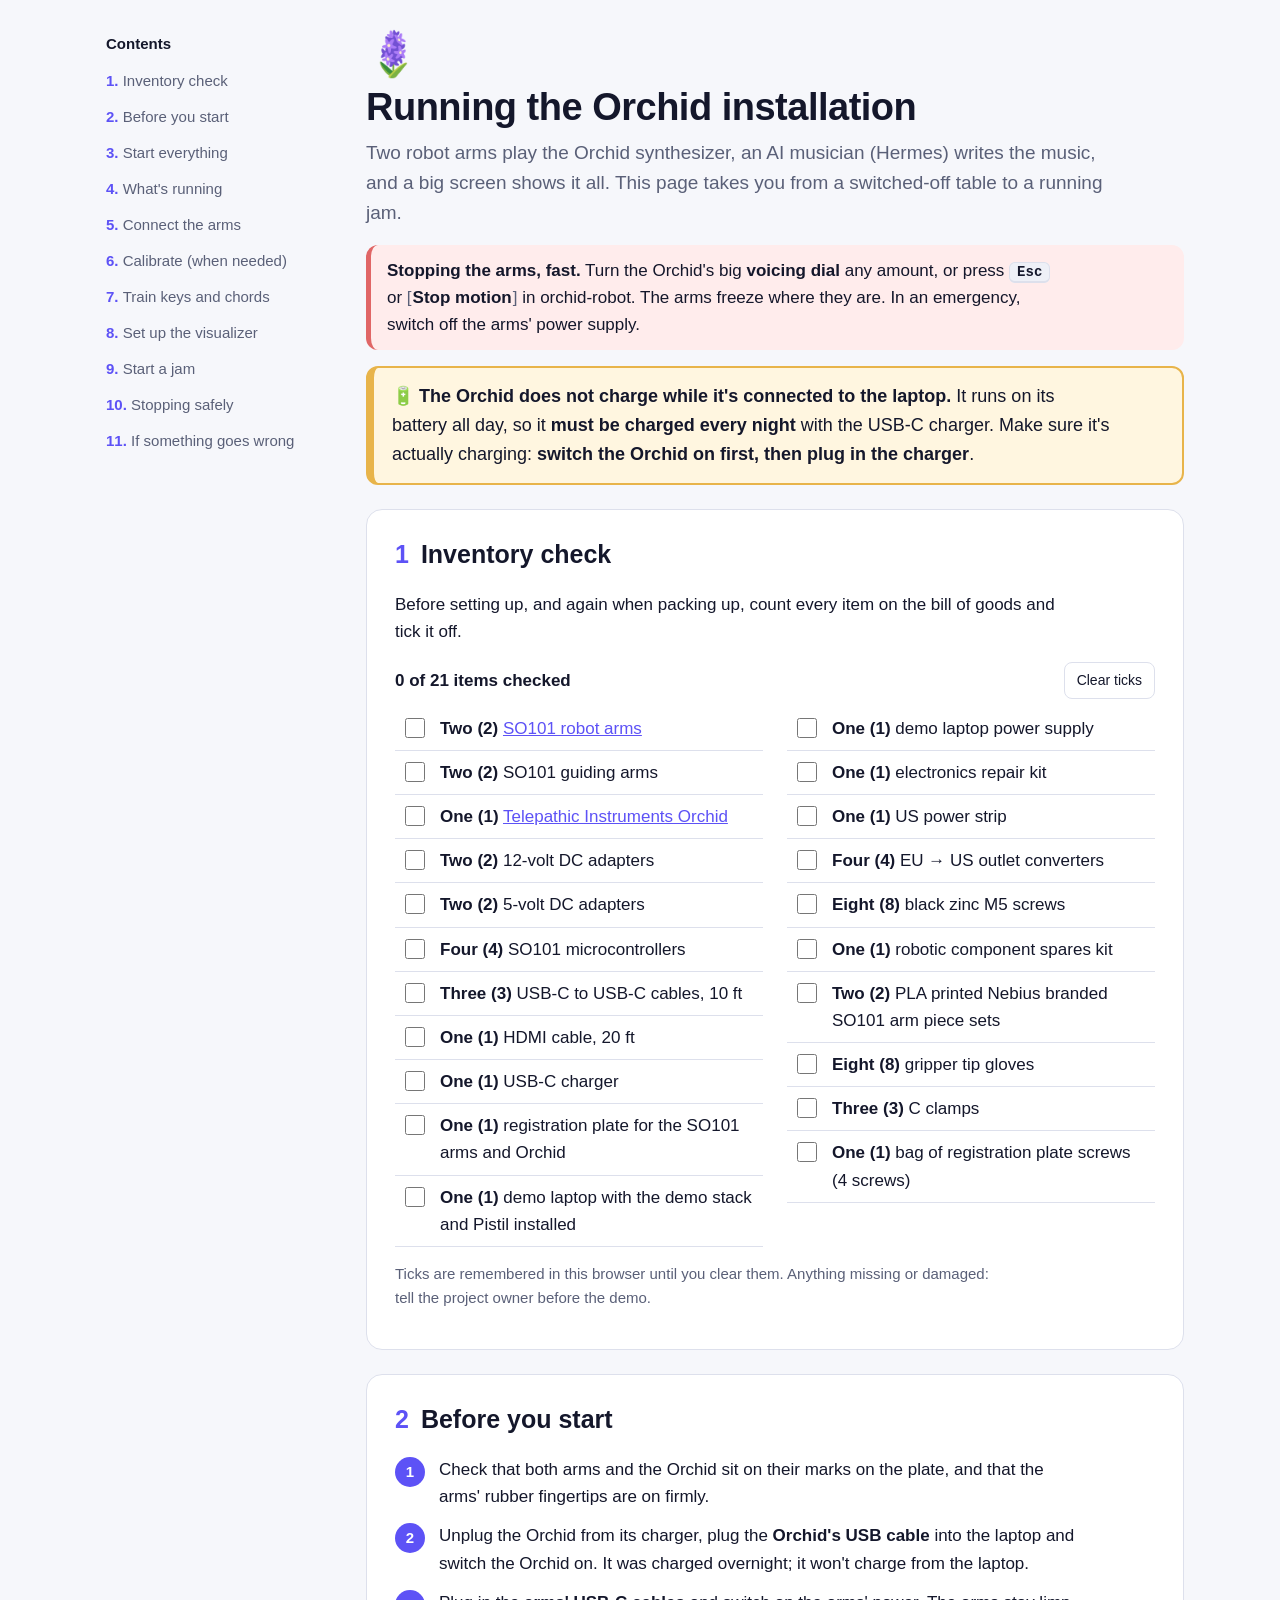
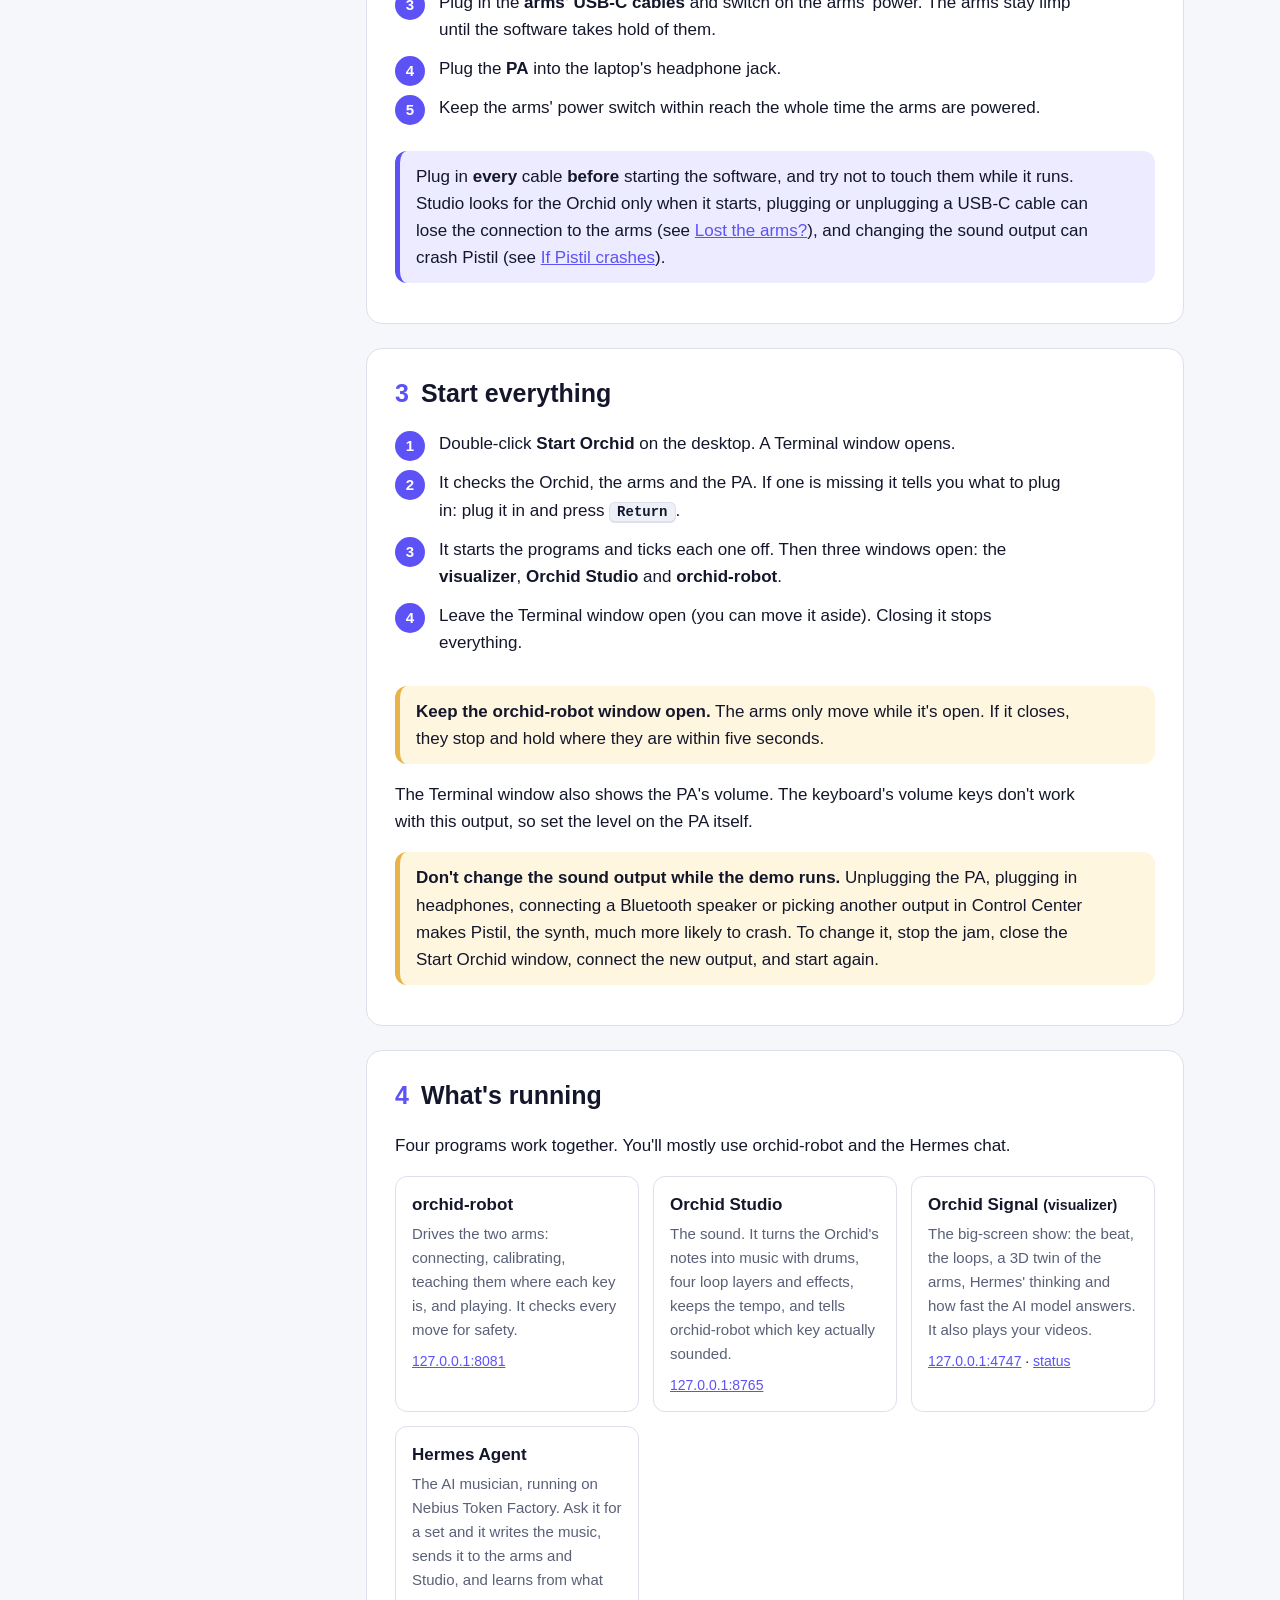
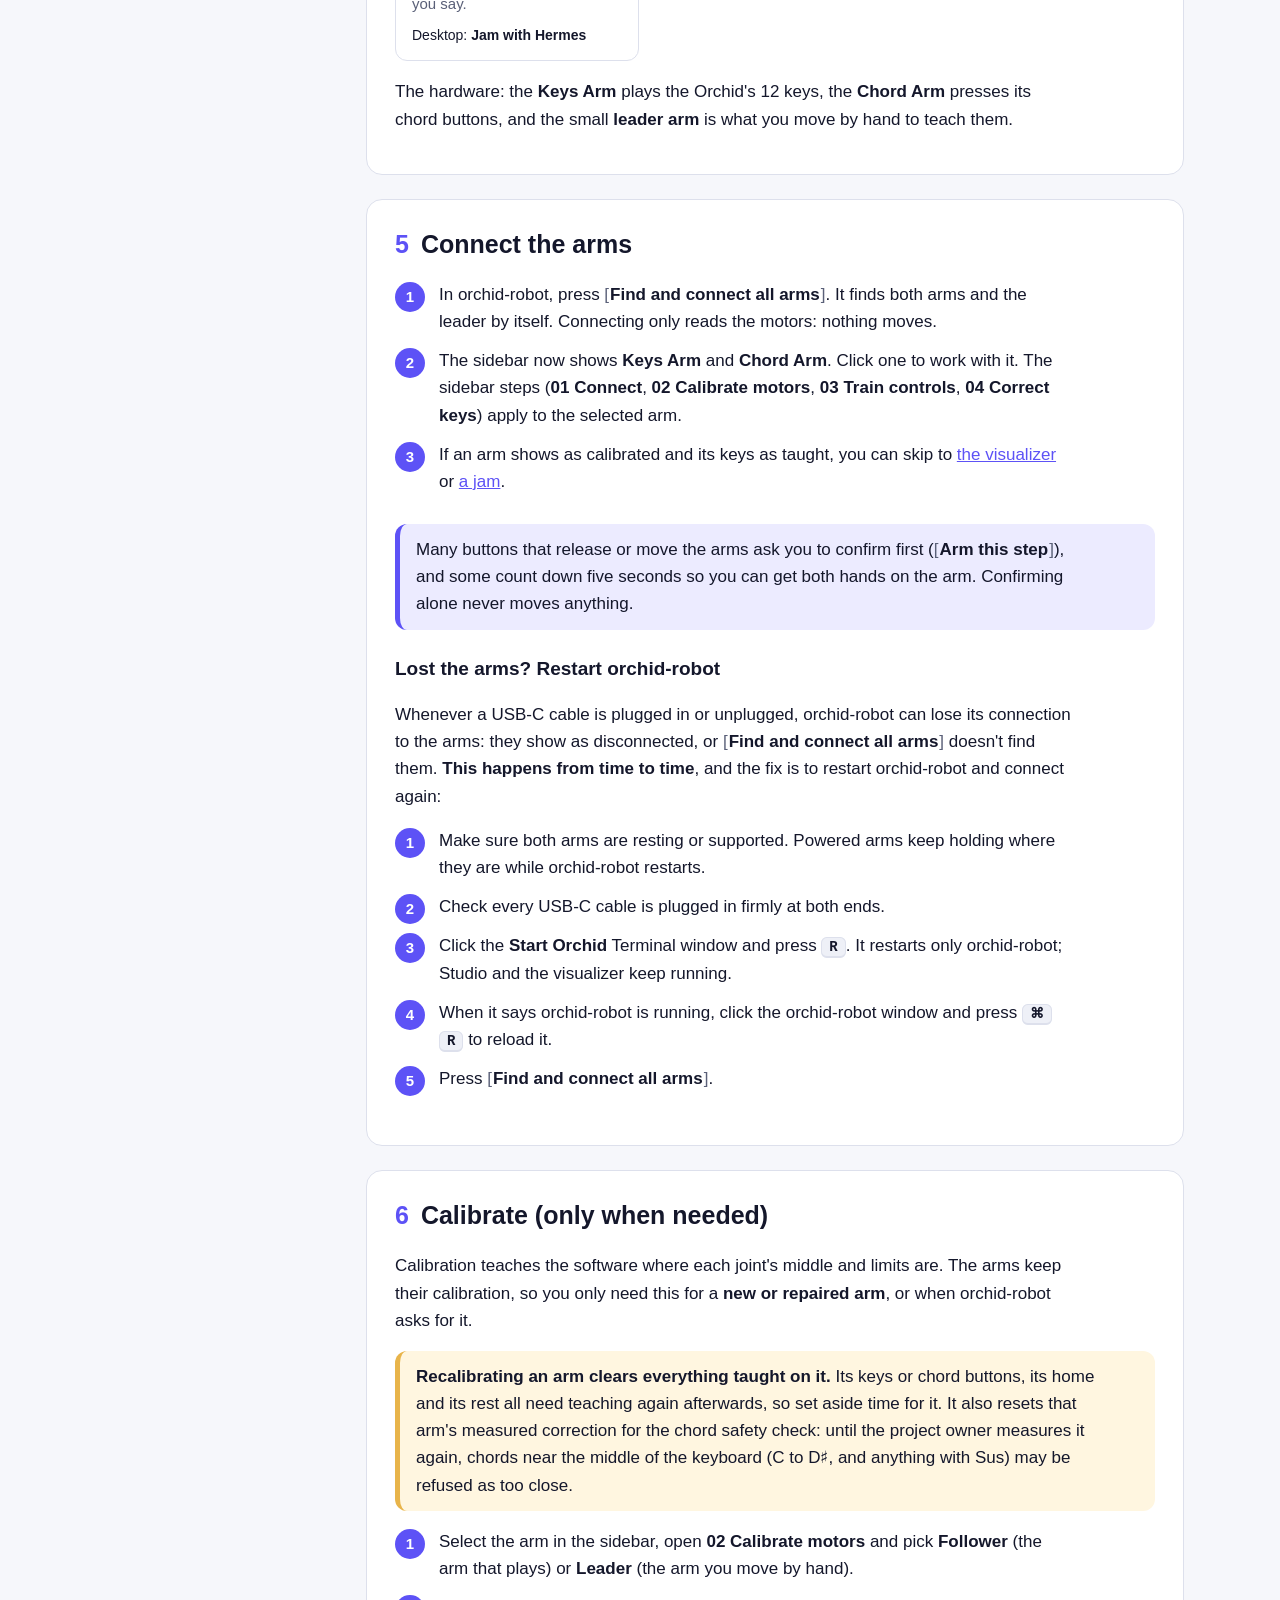
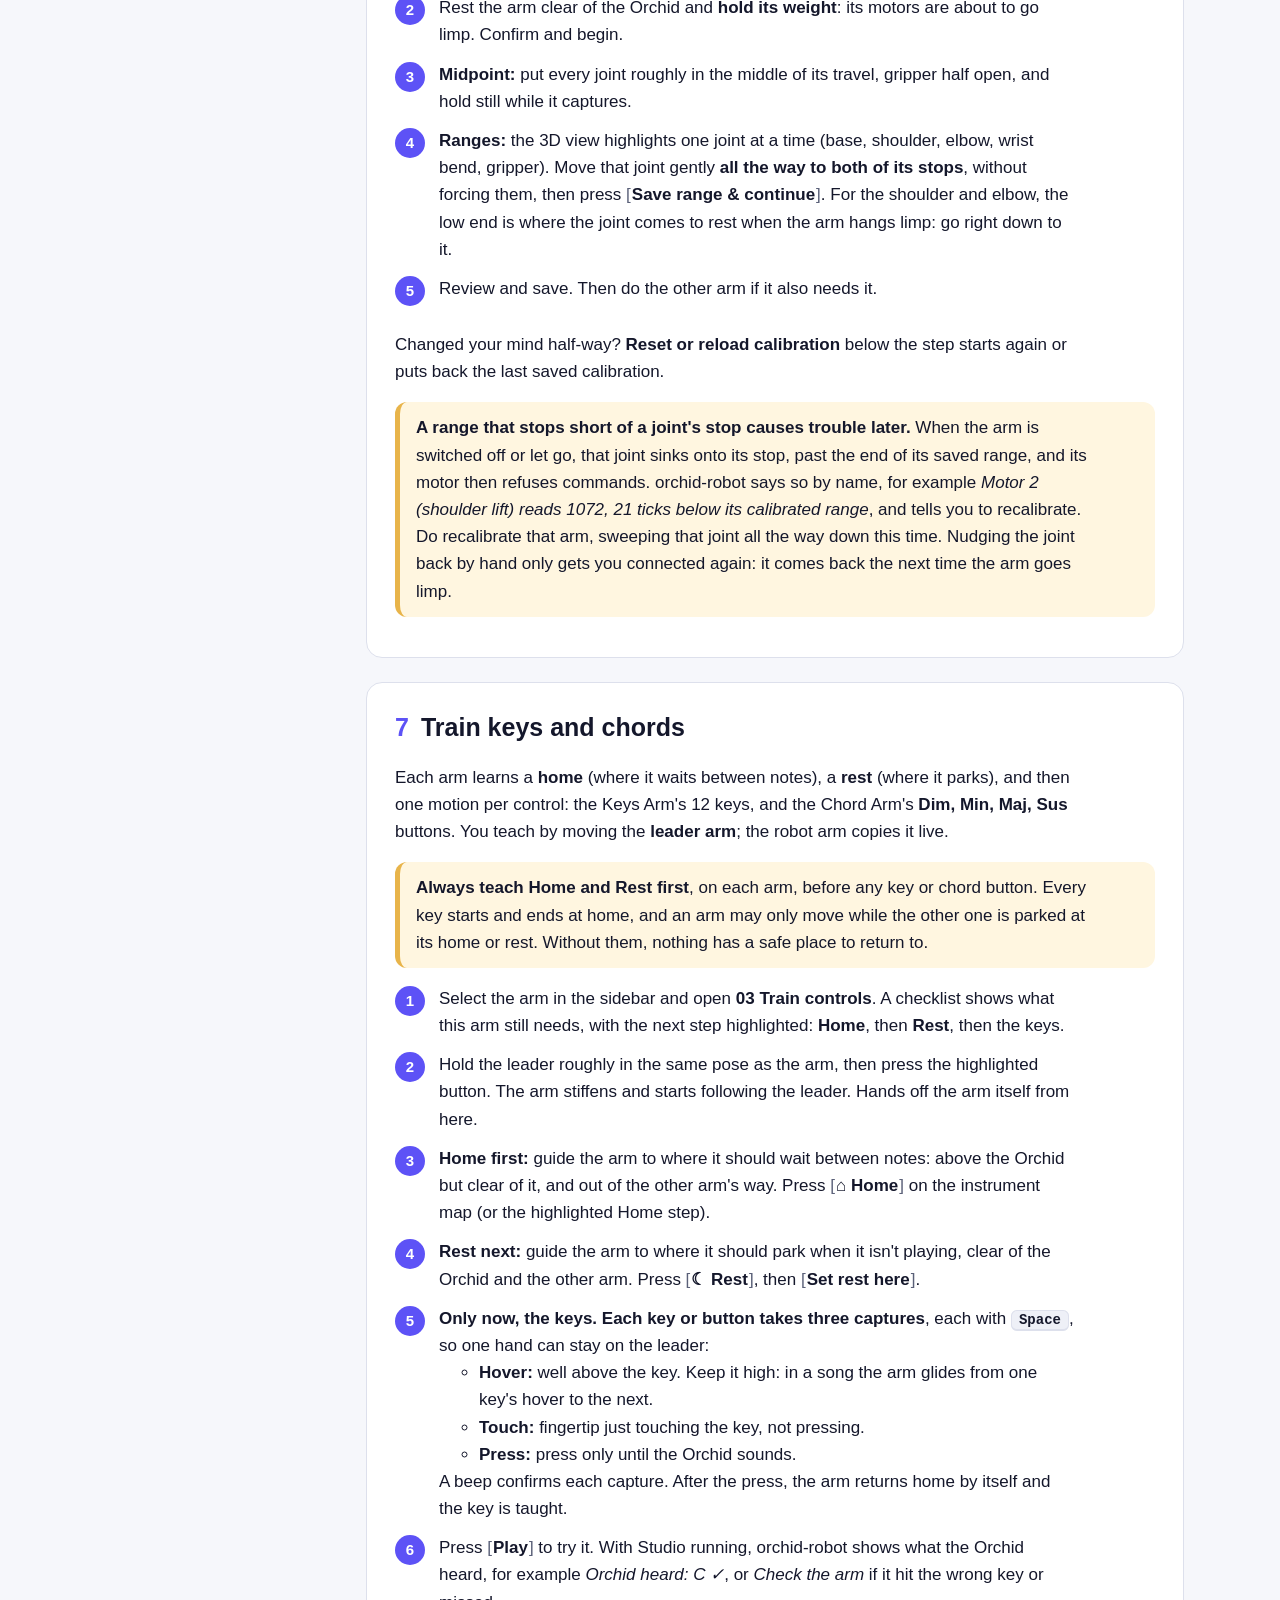
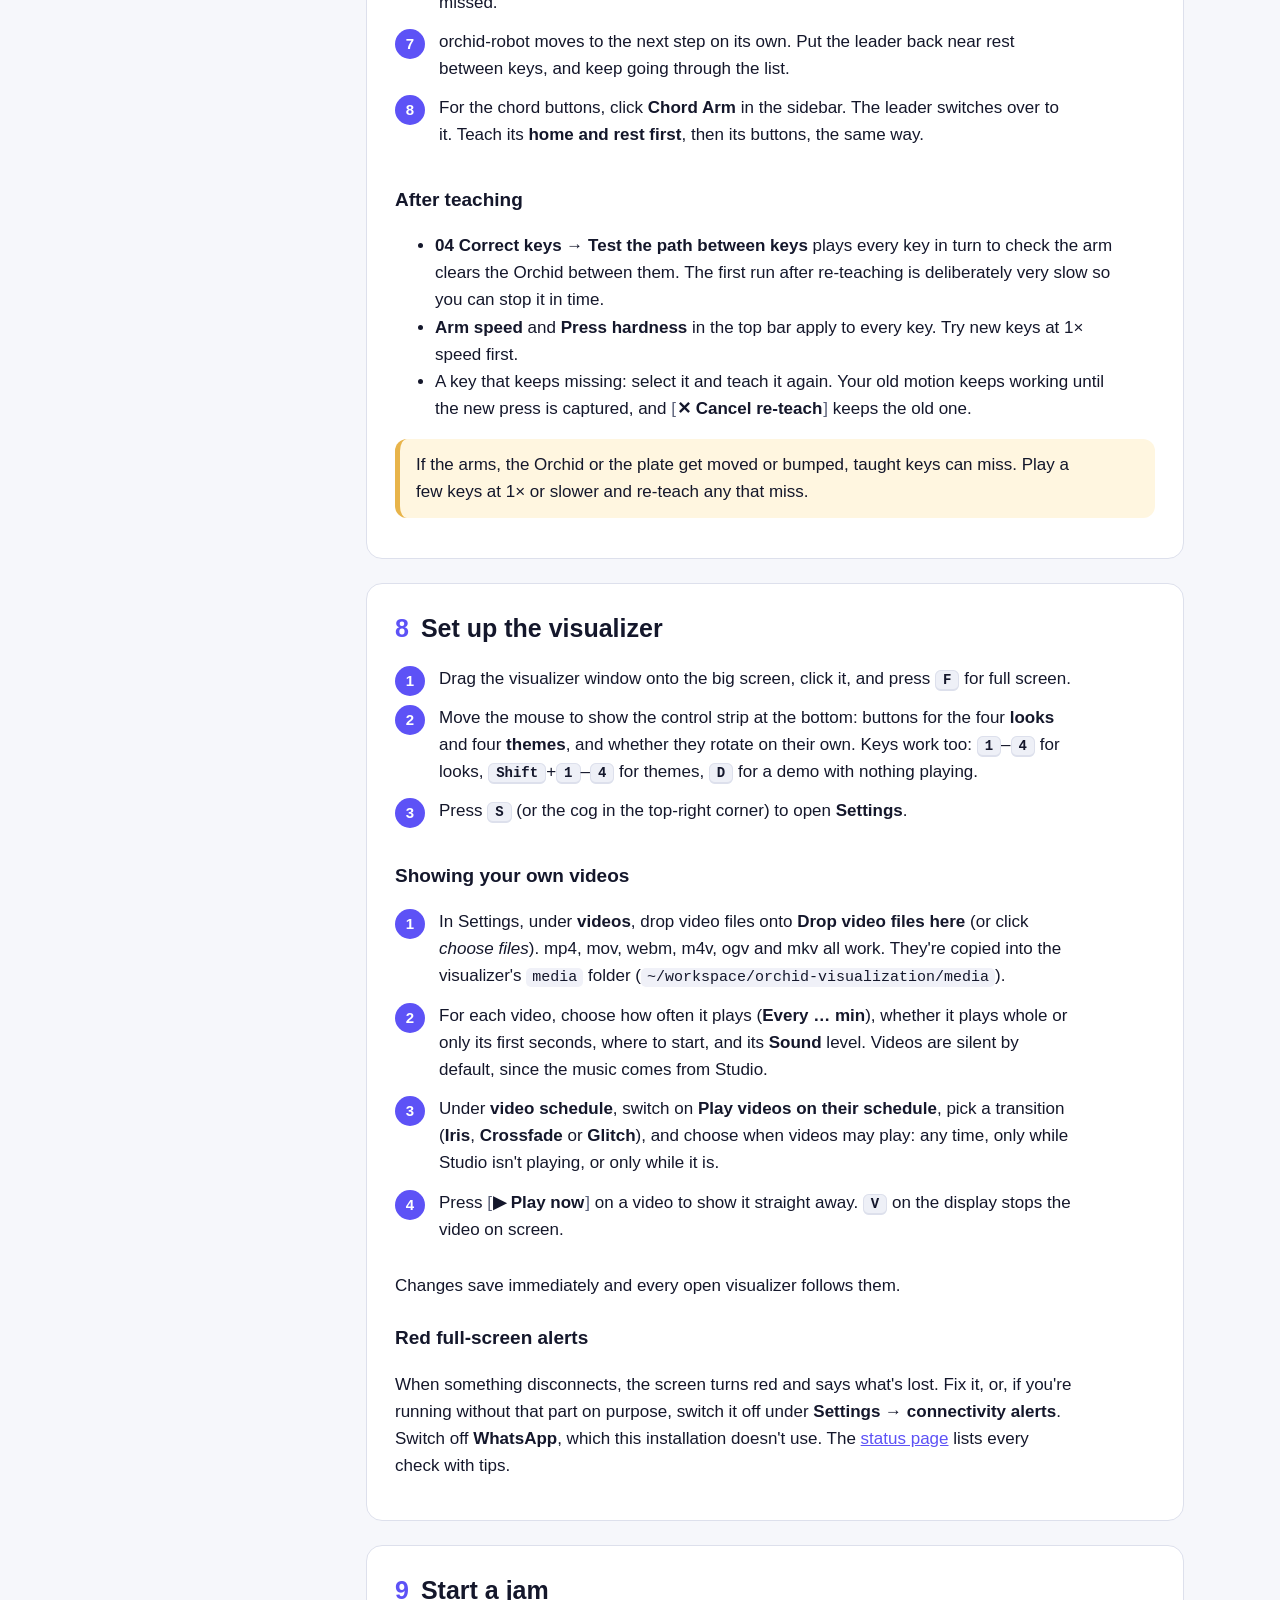
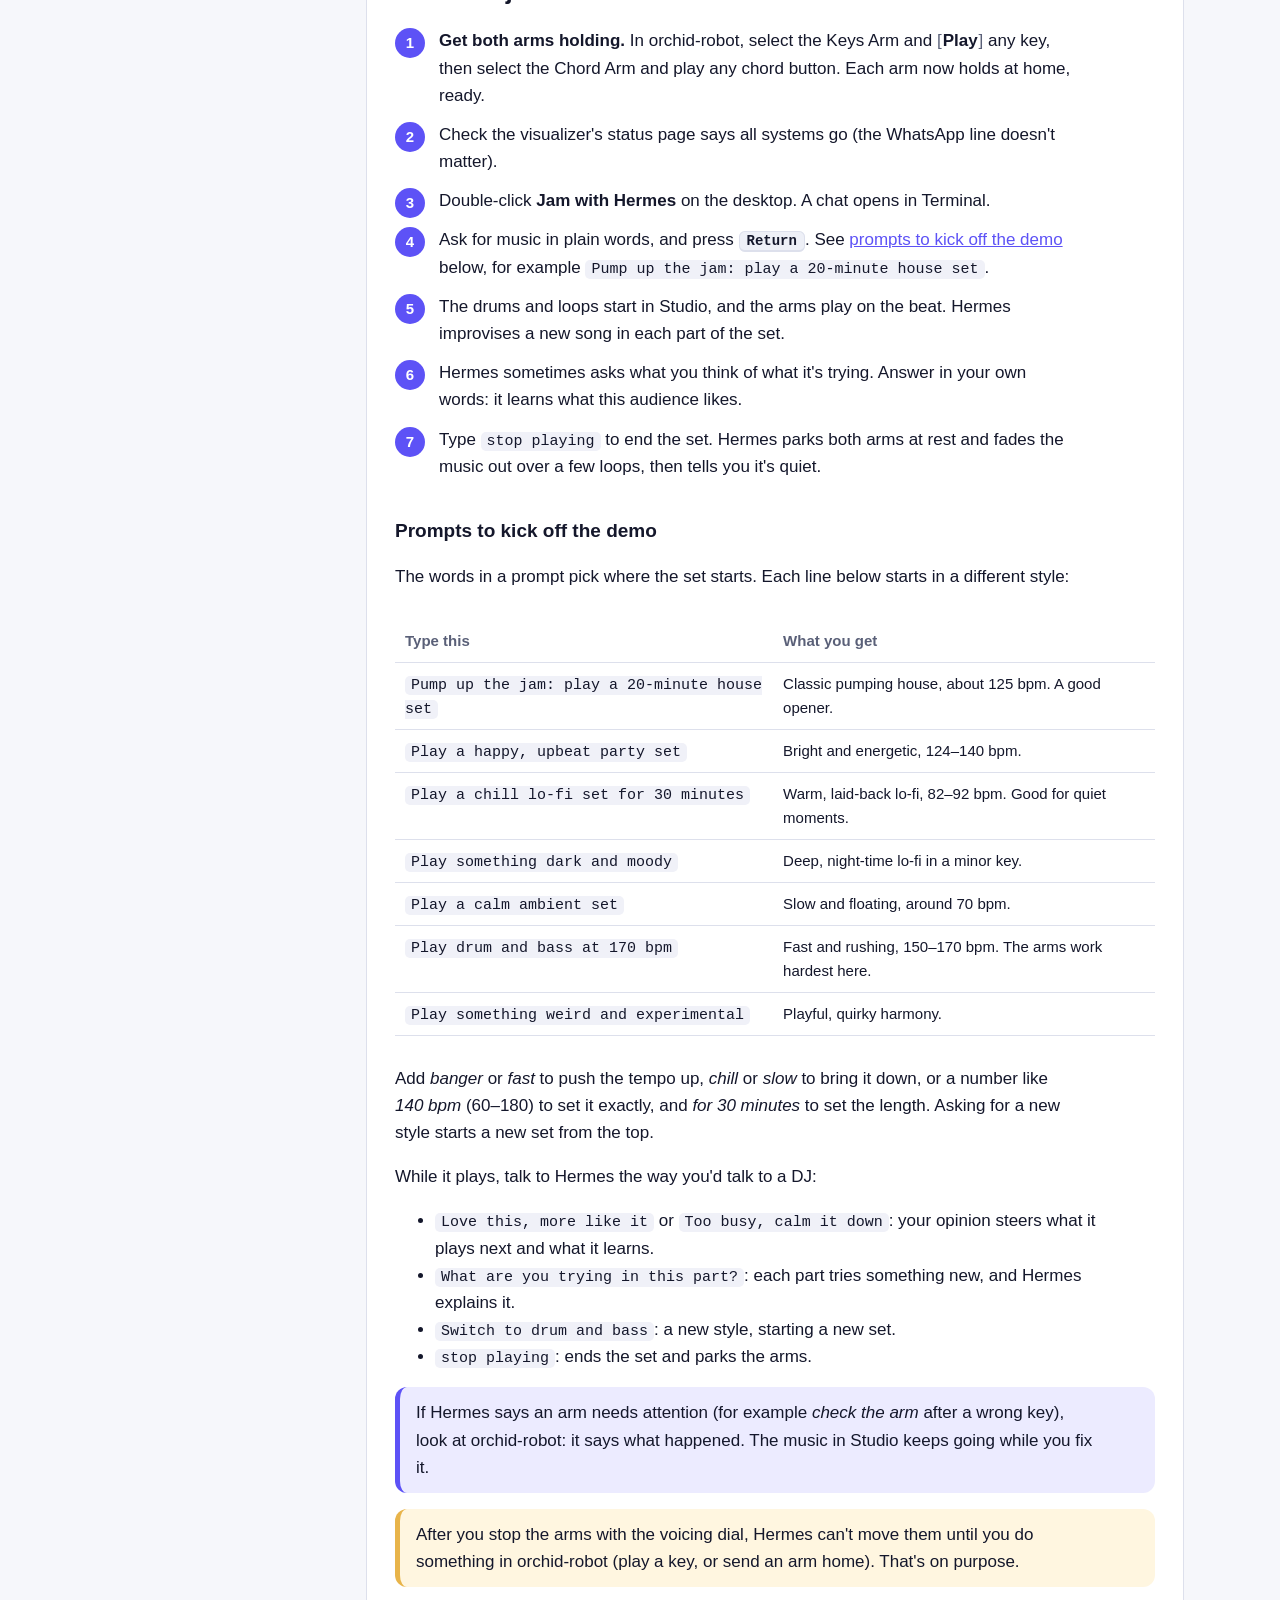
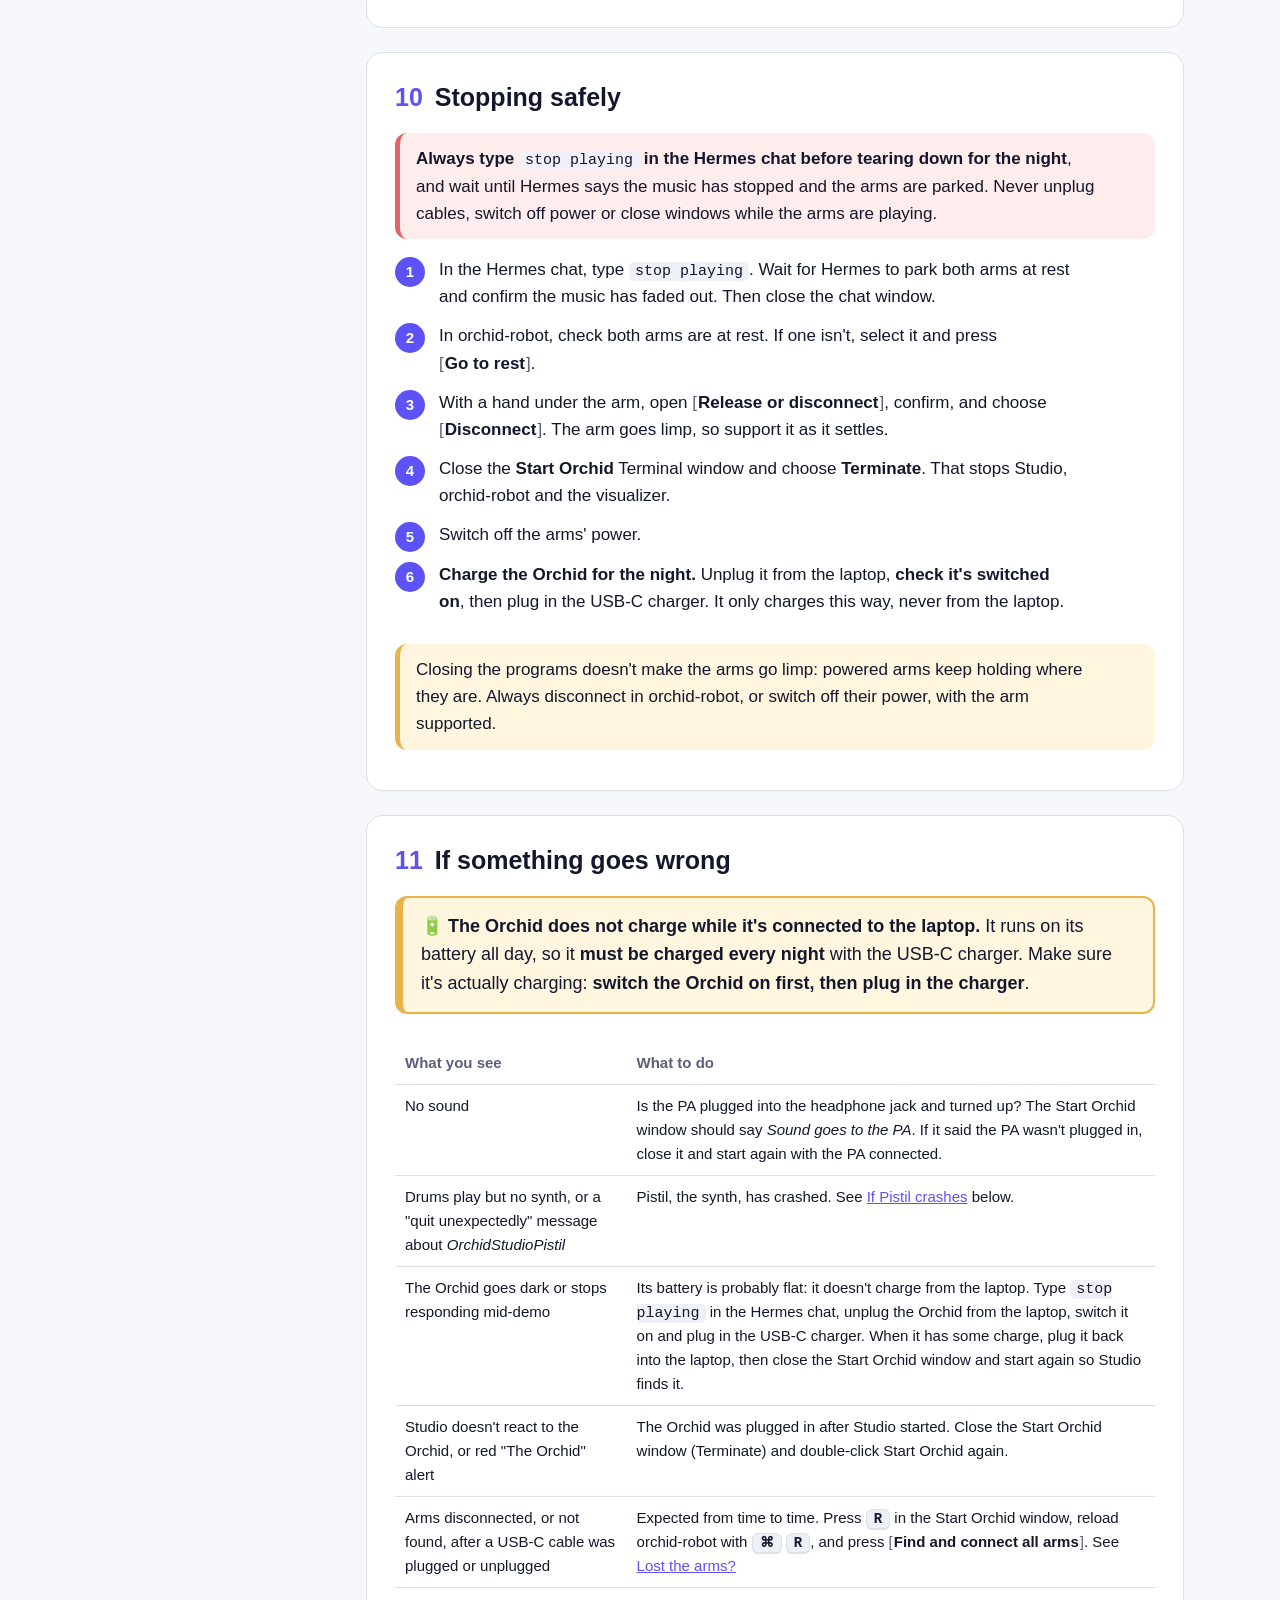
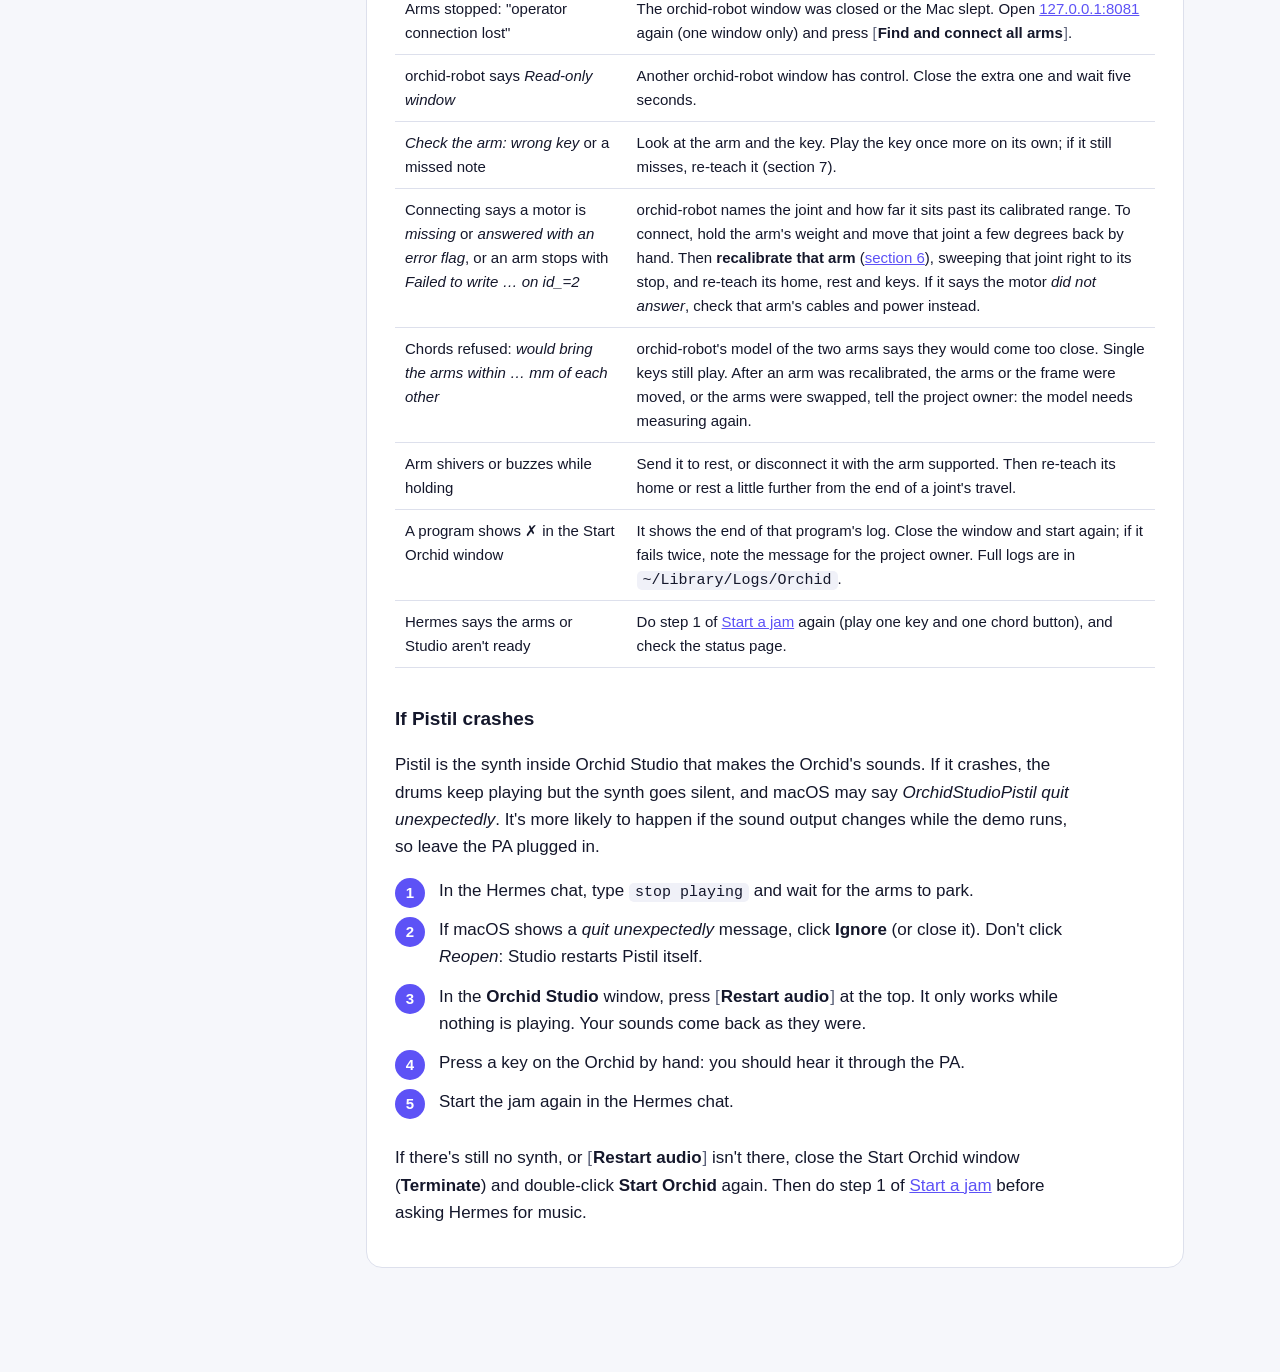
<file: scripts/demo/guide.html>
<!doctype html>
<html lang="en">
<head>
<meta charset="utf-8">
<meta name="viewport" content="width=device-width, initial-scale=1">
<title>Running Orchid</title>
<style>
  :root {
    --bg: #f6f7fb; --panel: #ffffff; --ink: #14172b; --muted: #5a6078; --line: #dde0ec;
    --accent: #5d52f6; --accent-soft: #ecebff; --lime: #4d6b00; --warn-bg: #fff6e0; --warn-line: #e8b44a;
    --stop-bg: #ffecec; --stop-line: #e06666; --kbd: #eef0f7; --code: #f0f1f8;
  }
  @media (prefers-color-scheme: dark) {
    :root {
      --bg: #0b1424; --panel: #111d33; --ink: #e8ecf8; --muted: #9aa4c2; --line: #233455;
      --accent: #a9a3ff; --accent-soft: #1d2350; --lime: #daff33; --warn-bg: #2c2410; --warn-line: #a07a22;
      --stop-bg: #2e1416; --stop-line: #b04444; --kbd: #1b2a47; --code: #172440;
    }
  }
  * { box-sizing: border-box; }
  body { margin: 0; background: var(--bg); color: var(--ink);
         font: 17px/1.6 -apple-system, BlinkMacSystemFont, "Helvetica Neue", sans-serif; }
  .wrap { max-width: 1120px; margin: 0 auto; padding: 32px 16px 80px; display: grid; gap: 40px; }
  @media (min-width: 960px) { .wrap { grid-template-columns: 230px 1fr; } }
  nav { font-size: 15px; }
  @media (min-width: 960px) { nav { position: sticky; top: 24px; align-self: start; } }
  nav ol { list-style: none; padding: 0; margin: 8px 0 0; counter-reset: s; }
  nav li { counter-increment: s; margin: 2px 0; }
  nav a { display: block; padding: 5px 10px; border-radius: 8px; color: var(--muted); text-decoration: none; }
  nav a::before { content: counter(s) ". "; color: var(--accent); font-weight: 600; }
  nav a:hover { background: var(--accent-soft); color: var(--ink); }
  nav .title { font-weight: 700; color: var(--ink); padding: 0 10px; }
  main { min-width: 0; }
  header { margin-bottom: 8px; }
  header .flower { font-size: 44px; line-height: 1; }
  h1 { font-size: 38px; line-height: 1.15; margin: 10px 0 8px; letter-spacing: -0.5px; }
  .lede { color: var(--muted); font-size: 19px; margin: 0 0 8px; }
  section { background: var(--panel); border: 1px solid var(--line); border-radius: 16px; padding: 24px 28px; margin: 24px 0; }
  h2 { font-size: 25px; margin: 0 0 12px; display: flex; gap: 12px; align-items: baseline; }
  h2 .n { color: var(--accent); font-variant-numeric: tabular-nums; }
  h3 { font-size: 19px; margin: 24px 0 6px; }
  p, li { max-width: 72ch; }
  ol.steps { padding-left: 0; list-style: none; counter-reset: st; }
  ol.steps > li { counter-increment: st; position: relative; padding: 0 0 12px 44px; }
  ol.steps > li::before { content: counter(st); position: absolute; left: 0; top: 1px; width: 30px; height: 30px;
    border-radius: 50%; background: var(--accent); color: #fff; font-weight: 700; font-size: 15px;
    display: grid; place-items: center; }
  @media (prefers-color-scheme: dark) { ol.steps > li::before { color: #0b1424; } }
  .note, .warn, .stop { border-radius: 12px; padding: 12px 16px; margin: 16px 0; border-left: 5px solid; }
  .note { background: var(--accent-soft); border-color: var(--accent); }
  .warn { background: var(--warn-bg); border-color: var(--warn-line); }
  .stop { background: var(--stop-bg); border-color: var(--stop-line); }
  .charge { background: var(--warn-bg); border: 2px solid var(--warn-line); border-left-width: 8px; border-radius: 12px;
            padding: 14px 18px; margin: 16px 0; font-size: 18px; }
  .charge p { margin: 0; }
  .note > :first-child, .warn > :first-child, .stop > :first-child { margin-top: 0; }
  .note > :last-child, .warn > :last-child, .stop > :last-child { margin-bottom: 0; }
  kbd { background: var(--kbd); border: 1px solid var(--line); border-bottom-width: 2px; border-radius: 6px;
        padding: 1px 7px; font: 600 14px ui-monospace, Menlo, monospace; }
  code { background: var(--code); border-radius: 5px; padding: 1px 6px; font: 15px ui-monospace, Menlo, monospace; }
  .btn { font-weight: 700; white-space: nowrap; }
  .btn::before { content: "["; color: var(--muted); font-weight: 400; margin-right: 1px; }
  .btn::after { content: "]"; color: var(--muted); font-weight: 400; margin-left: 1px; }
  .grid { display: grid; gap: 14px; grid-template-columns: repeat(auto-fit, minmax(230px, 1fr)); margin: 16px 0; }
  .card { border: 1px solid var(--line); border-radius: 12px; padding: 14px 16px; }
  .card h3 { margin: 0 0 4px; font-size: 17px; }
  .card p { margin: 0; font-size: 15px; color: var(--muted); }
  .card .where { display: block; margin-top: 8px; font-size: 14px; }
  table { border-collapse: collapse; width: 100%; font-size: 15px; margin: 12px 0; }
  th, td { text-align: left; padding: 9px 10px; border-bottom: 1px solid var(--line); vertical-align: top; }
  th { color: var(--muted); font-weight: 600; }
  .table-scroll { overflow-x: auto; }
  a { color: var(--accent); }
  .inv-bar { display: flex; justify-content: space-between; align-items: center; gap: 12px; margin: 12px 0 4px; }
  #inv-count { font-weight: 700; }
  #inv-count.done { color: var(--lime); }
  .inv-bar button { font: inherit; font-size: 14px; padding: 6px 12px; border-radius: 8px; border: 1px solid var(--line);
    background: var(--panel); color: var(--ink); cursor: pointer; }
  ul.inventory { list-style: none; padding: 0; margin: 8px 0; columns: 2 300px; column-gap: 24px; }
  ul.inventory li { break-inside: avoid; }
  ul.inventory label { display: flex; gap: 12px; align-items: flex-start; padding: 8px 6px; border-bottom: 1px solid var(--line); cursor: pointer; }
  ul.inventory input { width: 20px; height: 20px; margin-top: 3px; flex: none; accent-color: var(--accent); }
  ul.inventory input:checked + span { color: var(--muted); text-decoration: line-through; }
  .muted { color: var(--muted); font-size: 15px; }
</style>
</head>
<body>
<div class="wrap">
  <nav aria-label="Contents">
    <div class="title">Contents</div>
    <ol>
      <li><a href="#inventory">Inventory check</a></li>
      <li><a href="#before">Before you start</a></li>
      <li><a href="#start">Start everything</a></li>
      <li><a href="#parts">What's running</a></li>
      <li><a href="#connect">Connect the arms</a></li>
      <li><a href="#calibrate">Calibrate (when needed)</a></li>
      <li><a href="#train">Train keys and chords</a></li>
      <li><a href="#visualizer">Set up the visualizer</a></li>
      <li><a href="#jam">Start a jam</a></li>
      <li><a href="#stopping">Stopping safely</a></li>
      <li><a href="#trouble">If something goes wrong</a></li>
    </ol>
  </nav>

  <main>
    <header>
      <div class="flower" aria-hidden="true">🪻</div>
      <h1>Running the Orchid installation</h1>
      <p class="lede">Two robot arms play the Orchid synthesizer, an AI musician (Hermes) writes the music, and a big screen shows it all. This page takes you from a switched-off table to a running jam.</p>
    </header>

    <div class="stop">
      <p><strong>Stopping the arms, fast.</strong> Turn the Orchid's big <strong>voicing dial</strong> any amount, or press <kbd>Esc</kbd> or <span class="btn">Stop motion</span> in orchid-robot. The arms freeze where they are. In an emergency, switch off the arms' power supply.</p>
    </div>
    <div class="charge"><p><strong>🔋 The Orchid does not charge while it's connected to the laptop.</strong> It runs on its battery all day, so it <strong>must be charged every night</strong> with the USB-C charger. Make sure it's actually charging: <strong>switch the Orchid on first, then plug in the charger</strong>.</p></div>

    <section id="inventory">
      <h2><span class="n">1</span> Inventory check</h2>
      <p>Before setting up, and again when packing up, count every item on the bill of goods and tick it off.</p>
      <div class="inv-bar"><span id="inv-count" aria-live="polite"></span><button type="button" id="inv-clear">Clear ticks</button></div>
      <ul class="inventory">
        <li><label><input type="checkbox" data-item="0"><span><b>Two (2)</b> <a href="https://github.com/TheRobotStudio/SO-ARM100">SO101 robot arms</a></span></label></li>
        <li><label><input type="checkbox" data-item="1"><span><b>Two (2)</b> SO101 guiding arms</span></label></li>
        <li><label><input type="checkbox" data-item="2"><span><b>One (1)</b> <a href="https://telepathicinstruments.com/products/orchid-orc-1">Telepathic Instruments Orchid</a></span></label></li>
        <li><label><input type="checkbox" data-item="3"><span><b>Two (2)</b> 12-volt DC adapters</span></label></li>
        <li><label><input type="checkbox" data-item="4"><span><b>Two (2)</b> 5-volt DC adapters</span></label></li>
        <li><label><input type="checkbox" data-item="5"><span><b>Four (4)</b> SO101 microcontrollers</span></label></li>
        <li><label><input type="checkbox" data-item="6"><span><b>Three (3)</b> USB-C to USB-C cables, 10 ft</span></label></li>
        <li><label><input type="checkbox" data-item="7"><span><b>One (1)</b> HDMI cable, 20 ft</span></label></li>
        <li><label><input type="checkbox" data-item="8"><span><b>One (1)</b> USB-C charger</span></label></li>
        <li><label><input type="checkbox" data-item="9"><span><b>One (1)</b> registration plate for the SO101 arms and Orchid</span></label></li>
        <li><label><input type="checkbox" data-item="10"><span><b>One (1)</b> demo laptop with the demo stack and Pistil installed</span></label></li>
        <li><label><input type="checkbox" data-item="11"><span><b>One (1)</b> demo laptop power supply</span></label></li>
        <li><label><input type="checkbox" data-item="12"><span><b>One (1)</b> electronics repair kit</span></label></li>
        <li><label><input type="checkbox" data-item="13"><span><b>One (1)</b> US power strip</span></label></li>
        <li><label><input type="checkbox" data-item="14"><span><b>Four (4)</b> EU → US outlet converters</span></label></li>
        <li><label><input type="checkbox" data-item="15"><span><b>Eight (8)</b> black zinc M5 screws</span></label></li>
        <li><label><input type="checkbox" data-item="16"><span><b>One (1)</b> robotic component spares kit</span></label></li>
        <li><label><input type="checkbox" data-item="17"><span><b>Two (2)</b> PLA printed Nebius branded SO101 arm piece sets</span></label></li>
        <li><label><input type="checkbox" data-item="18"><span><b>Eight (8)</b> gripper tip gloves</span></label></li>
        <li><label><input type="checkbox" data-item="19"><span><b>Three (3)</b> C clamps</span></label></li>
        <li><label><input type="checkbox" data-item="20"><span><b>One (1)</b> bag of registration plate screws (4 screws)</span></label></li>
      </ul>
      <p class="muted">Ticks are remembered in this browser until you clear them. Anything missing or damaged: tell the project owner before the demo.</p>
    </section>

    <section id="before">
      <h2><span class="n">2</span> Before you start</h2>
      <ol class="steps">
        <li>Check that both arms and the Orchid sit on their marks on the plate, and that the arms' rubber fingertips are on firmly.</li>
        <li>Unplug the Orchid from its charger, plug the <strong>Orchid's USB cable</strong> into the laptop and switch the Orchid on. It was charged overnight; it won't charge from the laptop.</li>
        <li>Plug in the <strong>arms' USB-C cables</strong> and switch on the arms' power. The arms stay limp until the software takes hold of them.</li>
        <li>Plug the <strong>PA</strong> into the laptop's headphone jack.</li>
        <li>Keep the arms' power switch within reach the whole time the arms are powered.</li>
      </ol>
      <div class="note"><p>Plug in <strong>every</strong> cable <strong>before</strong> starting the software, and try not to touch them while it runs. Studio looks for the Orchid only when it starts, plugging or unplugging a USB-C cable can lose the connection to the arms (see <a href="#lost-arms">Lost the arms?</a>), and changing the sound output can crash Pistil (see <a href="#pistil">If Pistil crashes</a>).</p></div>
    </section>

    <section id="start">
      <h2><span class="n">3</span> Start everything</h2>
      <ol class="steps">
        <li>Double-click <strong>Start Orchid</strong> on the desktop. A Terminal window opens.</li>
        <li>It checks the Orchid, the arms and the PA. If one is missing it tells you what to plug in: plug it in and press <kbd>Return</kbd>.</li>
        <li>It starts the programs and ticks each one off. Then three windows open: the <strong>visualizer</strong>, <strong>Orchid Studio</strong> and <strong>orchid-robot</strong>.</li>
        <li>Leave the Terminal window open (you can move it aside). Closing it stops everything.</li>
      </ol>
      <div class="warn">
        <p><strong>Keep the orchid-robot window open.</strong> The arms only move while it's open. If it closes, they stop and hold where they are within five seconds.</p>
      </div>
      <p>The Terminal window also shows the PA's volume. The keyboard's volume keys don't work with this output, so set the level on the PA itself.</p>
      <div class="warn"><p><strong>Don't change the sound output while the demo runs.</strong> Unplugging the PA, plugging in headphones, connecting a Bluetooth speaker or picking another output in Control Center makes Pistil, the synth, much more likely to crash. To change it, stop the jam, close the Start Orchid window, connect the new output, and start again.</p></div>
    </section>

    <section id="parts">
      <h2><span class="n">4</span> What's running</h2>
      <p>Four programs work together. You'll mostly use orchid-robot and the Hermes chat.</p>
      <div class="grid">
        <div class="card">
          <h3>orchid-robot</h3>
          <p>Drives the two arms: connecting, calibrating, teaching them where each key is, and playing. It checks every move for safety.</p>
          <span class="where"><a href="http://127.0.0.1:8081/">127.0.0.1:8081</a></span>
        </div>
        <div class="card">
          <h3>Orchid Studio</h3>
          <p>The sound. It turns the Orchid's notes into music with drums, four loop layers and effects, keeps the tempo, and tells orchid-robot which key actually sounded.</p>
          <span class="where"><a href="http://127.0.0.1:8765/">127.0.0.1:8765</a></span>
        </div>
        <div class="card">
          <h3>Orchid Signal <small>(visualizer)</small></h3>
          <p>The big-screen show: the beat, the loops, a 3D twin of the arms, Hermes' thinking and how fast the AI model answers. It also plays your videos.</p>
          <span class="where"><a href="http://127.0.0.1:4747/">127.0.0.1:4747</a> · <a href="http://127.0.0.1:4747/status">status</a></span>
        </div>
        <div class="card">
          <h3>Hermes Agent</h3>
          <p>The AI musician, running on Nebius Token Factory. Ask it for a set and it writes the music, sends it to the arms and Studio, and learns from what you say.</p>
          <span class="where">Desktop: <strong>Jam with Hermes</strong></span>
        </div>
      </div>
      <p>The hardware: the <strong>Keys Arm</strong> plays the Orchid's 12 keys, the <strong>Chord Arm</strong> presses its chord buttons, and the small <strong>leader arm</strong> is what you move by hand to teach them.</p>
    </section>

    <section id="connect">
      <h2><span class="n">5</span> Connect the arms</h2>
      <ol class="steps">
        <li>In orchid-robot, press <span class="btn">Find and connect all arms</span>. It finds both arms and the leader by itself. Connecting only reads the motors: nothing moves.</li>
        <li>The sidebar now shows <strong>Keys Arm</strong> and <strong>Chord Arm</strong>. Click one to work with it. The sidebar steps (<strong>01 Connect</strong>, <strong>02 Calibrate motors</strong>, <strong>03 Train controls</strong>, <strong>04 Correct keys</strong>) apply to the selected arm.</li>
        <li>If an arm shows as calibrated and its keys as taught, you can skip to <a href="#visualizer">the visualizer</a> or <a href="#jam">a jam</a>.</li>
      </ol>
      <div class="note"><p>Many buttons that release or move the arms ask you to confirm first (<span class="btn">Arm this step</span>), and some count down five seconds so you can get both hands on the arm. Confirming alone never moves anything.</p></div>
      <h3 id="lost-arms">Lost the arms? Restart orchid-robot</h3>
      <p>Whenever a USB-C cable is plugged in or unplugged, orchid-robot can lose its connection to the arms: they show as disconnected, or <span class="btn">Find and connect all arms</span> doesn't find them. <strong>This happens from time to time</strong>, and the fix is to restart orchid-robot and connect again:</p>
      <ol class="steps">
        <li>Make sure both arms are resting or supported. Powered arms keep holding where they are while orchid-robot restarts.</li>
        <li>Check every USB-C cable is plugged in firmly at both ends.</li>
        <li>Click the <strong>Start Orchid</strong> Terminal window and press <kbd>R</kbd>. It restarts only orchid-robot; Studio and the visualizer keep running.</li>
        <li>When it says orchid-robot is running, click the orchid-robot window and press <kbd>⌘</kbd> <kbd>R</kbd> to reload it.</li>
        <li>Press <span class="btn">Find and connect all arms</span>.</li>
      </ol>
    </section>

    <section id="calibrate">
      <h2><span class="n">6</span> Calibrate (only when needed)</h2>
      <p>Calibration teaches the software where each joint's middle and limits are. The arms keep their calibration, so you only need this for a <strong>new or repaired arm</strong>, or when orchid-robot asks for it.</p>
      <div class="warn"><p><strong>Recalibrating an arm clears everything taught on it.</strong> Its keys or chord buttons, its home and its rest all need teaching again afterwards, so set aside time for it. It also resets that arm's measured correction for the chord safety check: until the project owner measures it again, chords near the middle of the keyboard (C to D♯, and anything with Sus) may be refused as too close.</p></div>
      <ol class="steps">
        <li>Select the arm in the sidebar, open <strong>02 Calibrate motors</strong> and pick <strong>Follower</strong> (the arm that plays) or <strong>Leader</strong> (the arm you move by hand).</li>
        <li>Rest the arm clear of the Orchid and <strong>hold its weight</strong>: its motors are about to go limp. Confirm and begin.</li>
        <li><strong>Midpoint:</strong> put every joint roughly in the middle of its travel, gripper half open, and hold still while it captures.</li>
        <li><strong>Ranges:</strong> the 3D view highlights one joint at a time (base, shoulder, elbow, wrist bend, gripper). Move that joint gently <strong>all the way to both of its stops</strong>, without forcing them, then press <span class="btn">Save range &amp; continue</span>. For the shoulder and elbow, the low end is where the joint comes to rest when the arm hangs limp: go right down to it.</li>
        <li>Review and save. Then do the other arm if it also needs it.</li>
      </ol>
      <p>Changed your mind half-way? <strong>Reset or reload calibration</strong> below the step starts again or puts back the last saved calibration.</p>
      <div class="warn"><p><strong>A range that stops short of a joint's stop causes trouble later.</strong> When the arm is switched off or let go, that joint sinks onto its stop, past the end of its saved range, and its motor then refuses commands. orchid-robot says so by name, for example <em>Motor 2 (shoulder lift) reads 1072, 21 ticks below its calibrated range</em>, and tells you to recalibrate. Do recalibrate that arm, sweeping that joint all the way down this time. Nudging the joint back by hand only gets you connected again: it comes back the next time the arm goes limp.</p></div>
    </section>

    <section id="train">
      <h2><span class="n">7</span> Train keys and chords</h2>
      <p>Each arm learns a <strong>home</strong> (where it waits between notes), a <strong>rest</strong> (where it parks), and then one motion per control: the Keys Arm's 12 keys, and the Chord Arm's <strong>Dim, Min, Maj, Sus</strong> buttons. You teach by moving the <strong>leader arm</strong>; the robot arm copies it live.</p>
      <div class="warn"><p><strong>Always teach Home and Rest first</strong>, on each arm, before any key or chord button. Every key starts and ends at home, and an arm may only move while the other one is parked at its home or rest. Without them, nothing has a safe place to return to.</p></div>
      <ol class="steps">
        <li>Select the arm in the sidebar and open <strong>03 Train controls</strong>. A checklist shows what this arm still needs, with the next step highlighted: <strong>Home</strong>, then <strong>Rest</strong>, then the keys.</li>
        <li>Hold the leader roughly in the same pose as the arm, then press the highlighted button. The arm stiffens and starts following the leader. Hands off the arm itself from here.</li>
        <li><strong>Home first:</strong> guide the arm to where it should wait between notes: above the Orchid but clear of it, and out of the other arm's way. Press <span class="btn">⌂ Home</span> on the instrument map (or the highlighted Home step).</li>
        <li><strong>Rest next:</strong> guide the arm to where it should park when it isn't playing, clear of the Orchid and the other arm. Press <span class="btn">☾ Rest</span>, then <span class="btn">Set rest here</span>.</li>
        <li><strong>Only now, the keys. Each key or button takes three captures</strong>, each with <kbd>Space</kbd>, so one hand can stay on the leader:
          <ul>
            <li><strong>Hover:</strong> well above the key. Keep it high: in a song the arm glides from one key's hover to the next.</li>
            <li><strong>Touch:</strong> fingertip just touching the key, not pressing.</li>
            <li><strong>Press:</strong> press only until the Orchid sounds.</li>
          </ul>
          A beep confirms each capture. After the press, the arm returns home by itself and the key is taught.
        </li>
        <li>Press <span class="btn">Play</span> to try it. With Studio running, orchid-robot shows what the Orchid heard, for example <em>Orchid heard: C ✓</em>, or <em>Check the arm</em> if it hit the wrong key or missed.</li>
        <li>orchid-robot moves to the next step on its own. Put the leader back near rest between keys, and keep going through the list.</li>
        <li>For the chord buttons, click <strong>Chord Arm</strong> in the sidebar. The leader switches over to it. Teach its <strong>home and rest first</strong>, then its buttons, the same way.</li>
      </ol>
      <h3>After teaching</h3>
      <ul>
        <li><strong>04 Correct keys → Test the path between keys</strong> plays every key in turn to check the arm clears the Orchid between them. The first run after re-teaching is deliberately very slow so you can stop it in time.</li>
        <li><strong>Arm speed</strong> and <strong>Press hardness</strong> in the top bar apply to every key. Try new keys at 1× speed first.</li>
        <li>A key that keeps missing: select it and teach it again. Your old motion keeps working until the new press is captured, and <span class="btn">✕ Cancel re-teach</span> keeps the old one.</li>
      </ul>
      <div class="warn"><p>If the arms, the Orchid or the plate get moved or bumped, taught keys can miss. Play a few keys at 1× or slower and re-teach any that miss.</p></div>
    </section>

    <section id="visualizer">
      <h2><span class="n">8</span> Set up the visualizer</h2>
      <ol class="steps">
        <li>Drag the visualizer window onto the big screen, click it, and press <kbd>F</kbd> for full screen.</li>
        <li>Move the mouse to show the control strip at the bottom: buttons for the four <strong>looks</strong> and four <strong>themes</strong>, and whether they rotate on their own. Keys work too: <kbd>1</kbd>–<kbd>4</kbd> for looks, <kbd>Shift</kbd>+<kbd>1</kbd>–<kbd>4</kbd> for themes, <kbd>D</kbd> for a demo with nothing playing.</li>
        <li>Press <kbd>S</kbd> (or the cog in the top-right corner) to open <strong>Settings</strong>.</li>
      </ol>
      <h3>Showing your own videos</h3>
      <ol class="steps">
        <li>In Settings, under <strong>videos</strong>, drop video files onto <strong>Drop video files here</strong> (or click <em>choose files</em>). mp4, mov, webm, m4v, ogv and mkv all work. They're copied into the visualizer's <code>media</code> folder (<code>~/workspace/orchid-visualization/media</code>).</li>
        <li>For each video, choose how often it plays (<strong>Every … min</strong>), whether it plays whole or only its first seconds, where to start, and its <strong>Sound</strong> level. Videos are silent by default, since the music comes from Studio.</li>
        <li>Under <strong>video schedule</strong>, switch on <strong>Play videos on their schedule</strong>, pick a transition (<strong>Iris</strong>, <strong>Crossfade</strong> or <strong>Glitch</strong>), and choose when videos may play: any time, only while Studio isn't playing, or only while it is.</li>
        <li>Press <span class="btn">▶ Play now</span> on a video to show it straight away. <kbd>V</kbd> on the display stops the video on screen.</li>
      </ol>
      <p>Changes save immediately and every open visualizer follows them.</p>
      <h3>Red full-screen alerts</h3>
      <p>When something disconnects, the screen turns red and says what's lost. Fix it, or, if you're running without that part on purpose, switch it off under <strong>Settings → connectivity alerts</strong>. Switch off <strong>WhatsApp</strong>, which this installation doesn't use. The <a href="http://127.0.0.1:4747/status">status page</a> lists every check with tips.</p>
    </section>

    <section id="jam">
      <h2><span class="n">9</span> Start a jam</h2>
      <ol class="steps">
        <li><strong>Get both arms holding.</strong> In orchid-robot, select the Keys Arm and <span class="btn">Play</span> any key, then select the Chord Arm and play any chord button. Each arm now holds at home, ready.</li>
        <li>Check the visualizer's status page says all systems go (the WhatsApp line doesn't matter).</li>
        <li>Double-click <strong>Jam with Hermes</strong> on the desktop. A chat opens in Terminal.</li>
        <li>Ask for music in plain words, and press <kbd>Return</kbd>. See <a href="#prompts">prompts to kick off the demo</a> below, for example <code>Pump up the jam: play a 20-minute house set</code>.</li>
        <li>The drums and loops start in Studio, and the arms play on the beat. Hermes improvises a new song in each part of the set.</li>
        <li>Hermes sometimes asks what you think of what it's trying. Answer in your own words: it learns what this audience likes.</li>
        <li>Type <code>stop playing</code> to end the set. Hermes parks both arms at rest and fades the music out over a few loops, then tells you it's quiet.</li>
      </ol>
      <h3 id="prompts">Prompts to kick off the demo</h3>
      <p>The words in a prompt pick where the set starts. Each line below starts in a different style:</p>
      <div class="table-scroll">
      <table>
        <thead><tr><th>Type this</th><th>What you get</th></tr></thead>
        <tbody>
          <tr><td><code>Pump up the jam: play a 20-minute house set</code></td><td>Classic pumping house, about 125 bpm. A good opener.</td></tr>
          <tr><td><code>Play a happy, upbeat party set</code></td><td>Bright and energetic, 124–140 bpm.</td></tr>
          <tr><td><code>Play a chill lo-fi set for 30 minutes</code></td><td>Warm, laid-back lo-fi, 82–92 bpm. Good for quiet moments.</td></tr>
          <tr><td><code>Play something dark and moody</code></td><td>Deep, night-time lo-fi in a minor key.</td></tr>
          <tr><td><code>Play a calm ambient set</code></td><td>Slow and floating, around 70 bpm.</td></tr>
          <tr><td><code>Play drum and bass at 170 bpm</code></td><td>Fast and rushing, 150–170 bpm. The arms work hardest here.</td></tr>
          <tr><td><code>Play something weird and experimental</code></td><td>Playful, quirky harmony.</td></tr>
        </tbody>
      </table>
      </div>
      <p>Add <em>banger</em> or <em>fast</em> to push the tempo up, <em>chill</em> or <em>slow</em> to bring it down, or a number like <em>140 bpm</em> (60–180) to set it exactly, and <em>for 30 minutes</em> to set the length. Asking for a new style starts a new set from the top.</p>
      <p>While it plays, talk to Hermes the way you'd talk to a DJ:</p>
      <ul>
        <li><code>Love this, more like it</code> or <code>Too busy, calm it down</code>: your opinion steers what it plays next and what it learns.</li>
        <li><code>What are you trying in this part?</code>: each part tries something new, and Hermes explains it.</li>
        <li><code>Switch to drum and bass</code>: a new style, starting a new set.</li>
        <li><code>stop playing</code>: ends the set and parks the arms.</li>
      </ul>
      <div class="note"><p>If Hermes says an arm needs attention (for example <em>check the arm</em> after a wrong key), look at orchid-robot: it says what happened. The music in Studio keeps going while you fix it.</p></div>
      <div class="warn"><p>After you stop the arms with the voicing dial, Hermes can't move them until you do something in orchid-robot (play a key, or send an arm home). That's on purpose.</p></div>
    </section>

    <section id="stopping">
      <h2><span class="n">10</span> Stopping safely</h2>
      <div class="stop"><p><strong>Always type <code>stop playing</code> in the Hermes chat before tearing down for the night</strong>, and wait until Hermes says the music has stopped and the arms are parked. Never unplug cables, switch off power or close windows while the arms are playing.</p></div>
      <ol class="steps">
        <li>In the Hermes chat, type <code>stop playing</code>. Wait for Hermes to park both arms at rest and confirm the music has faded out. Then close the chat window.</li>
        <li>In orchid-robot, check both arms are at rest. If one isn't, select it and press <span class="btn">Go to rest</span>.</li>
        <li>With a hand under the arm, open <span class="btn">Release or disconnect</span>, confirm, and choose <span class="btn">Disconnect</span>. The arm goes limp, so support it as it settles.</li>
        <li>Close the <strong>Start Orchid</strong> Terminal window and choose <strong>Terminate</strong>. That stops Studio, orchid-robot and the visualizer.</li>
        <li>Switch off the arms' power.</li>
        <li><strong>Charge the Orchid for the night.</strong> Unplug it from the laptop, <strong>check it's switched on</strong>, then plug in the USB-C charger. It only charges this way, never from the laptop.</li>
      </ol>
      <div class="warn"><p>Closing the programs doesn't make the arms go limp: powered arms keep holding where they are. Always disconnect in orchid-robot, or switch off their power, with the arm supported.</p></div>
    </section>

    <section id="trouble">
      <h2><span class="n">11</span> If something goes wrong</h2>
      <div class="charge"><p><strong>🔋 The Orchid does not charge while it's connected to the laptop.</strong> It runs on its battery all day, so it <strong>must be charged every night</strong> with the USB-C charger. Make sure it's actually charging: <strong>switch the Orchid on first, then plug in the charger</strong>.</p></div>
      <div class="table-scroll">
      <table>
        <thead><tr><th>What you see</th><th>What to do</th></tr></thead>
        <tbody>
          <tr><td>No sound</td><td>Is the PA plugged into the headphone jack and turned up? The Start Orchid window should say <em>Sound goes to the PA</em>. If it said the PA wasn't plugged in, close it and start again with the PA connected.</td></tr>
          <tr><td>Drums play but no synth, or a "quit unexpectedly" message about <em>OrchidStudioPistil</em></td><td>Pistil, the synth, has crashed. See <a href="#pistil">If Pistil crashes</a> below.</td></tr>
          <tr><td>The Orchid goes dark or stops responding mid-demo</td><td>Its battery is probably flat: it doesn't charge from the laptop. Type <code>stop playing</code> in the Hermes chat, unplug the Orchid from the laptop, switch it on and plug in the USB-C charger. When it has some charge, plug it back into the laptop, then close the Start Orchid window and start again so Studio finds it.</td></tr>
          <tr><td>Studio doesn't react to the Orchid, or red "The Orchid" alert</td><td>The Orchid was plugged in after Studio started. Close the Start Orchid window (Terminate) and double-click Start Orchid again.</td></tr>
          <tr><td>Arms disconnected, or not found, after a USB-C cable was plugged or unplugged</td><td>Expected from time to time. Press <kbd>R</kbd> in the Start Orchid window, reload orchid-robot with <kbd>⌘</kbd> <kbd>R</kbd>, and press <span class="btn">Find and connect all arms</span>. See <a href="#lost-arms">Lost the arms?</a></td></tr>
          <tr><td>Arms stopped: "operator connection lost"</td><td>The orchid-robot window was closed or the Mac slept. Open <a href="http://127.0.0.1:8081/">127.0.0.1:8081</a> again (one window only) and press <span class="btn">Find and connect all arms</span>.</td></tr>
          <tr><td>orchid-robot says <em>Read-only window</em></td><td>Another orchid-robot window has control. Close the extra one and wait five seconds.</td></tr>
          <tr><td><em>Check the arm: wrong key</em> or a missed note</td><td>Look at the arm and the key. Play the key once more on its own; if it still misses, re-teach it (section 7).</td></tr>
          <tr><td>Connecting says a motor is <em>missing</em> or <em>answered with an error flag</em>, or an arm stops with <em>Failed to write … on id_=2</em></td><td>orchid-robot names the joint and how far it sits past its calibrated range. To connect, hold the arm's weight and move that joint a few degrees back by hand. Then <strong>recalibrate that arm</strong> (<a href="#calibrate">section 6</a>), sweeping that joint right to its stop, and re-teach its home, rest and keys. If it says the motor <em>did not answer</em>, check that arm's cables and power instead.</td></tr>
          <tr><td>Chords refused: <em>would bring the arms within … mm of each other</em></td><td>orchid-robot's model of the two arms says they would come too close. Single keys still play. After an arm was recalibrated, the arms or the frame were moved, or the arms were swapped, tell the project owner: the model needs measuring again.</td></tr>
          <tr><td>Arm shivers or buzzes while holding</td><td>Send it to rest, or disconnect it with the arm supported. Then re-teach its home or rest a little further from the end of a joint's travel.</td></tr>
          <tr><td>A program shows ✗ in the Start Orchid window</td><td>It shows the end of that program's log. Close the window and start again; if it fails twice, note the message for the project owner. Full logs are in <code>~/Library/Logs/Orchid</code>.</td></tr>
          <tr><td>Hermes says the arms or Studio aren't ready</td><td>Do step 1 of <a href="#jam">Start a jam</a> again (play one key and one chord button), and check the status page.</td></tr>
        </tbody>
      </table>
      </div>

      <h3 id="pistil">If Pistil crashes</h3>
      <p>Pistil is the synth inside Orchid Studio that makes the Orchid's sounds. If it crashes, the drums keep playing but the synth goes silent, and macOS may say <em>OrchidStudioPistil quit unexpectedly</em>. It's more likely to happen if the sound output changes while the demo runs, so leave the PA plugged in.</p>
      <ol class="steps">
        <li>In the Hermes chat, type <code>stop playing</code> and wait for the arms to park.</li>
        <li>If macOS shows a <em>quit unexpectedly</em> message, click <strong>Ignore</strong> (or close it). Don't click <em>Reopen</em>: Studio restarts Pistil itself.</li>
        <li>In the <strong>Orchid Studio</strong> window, press <span class="btn">Restart audio</span> at the top. It only works while nothing is playing. Your sounds come back as they were.</li>
        <li>Press a key on the Orchid by hand: you should hear it through the PA.</li>
        <li>Start the jam again in the Hermes chat.</li>
      </ol>
      <p>If there's still no synth, or <span class="btn">Restart audio</span> isn't there, close the Start Orchid window (<strong>Terminate</strong>) and double-click <strong>Start Orchid</strong> again. Then do step 1 of <a href="#jam">Start a jam</a> before asking Hermes for music.</p>
    </section>
  </main>
</div>
<script>
  (() => {
    const KEY = 'orchid-inventory-2026-10-13';  // a new list: ticks from the old one do not carry over
    const boxes = [...document.querySelectorAll('ul.inventory input')];
    const count = document.getElementById('inv-count');
    let saved = {};
    try { saved = JSON.parse(localStorage.getItem(KEY)) || {}; } catch { saved = {}; }
    const update = () => {
      const done = boxes.filter(b => b.checked).length;
      count.textContent = done === boxes.length ? `All ${done} items checked ✓` : `${done} of ${boxes.length} items checked`;
      count.classList.toggle('done', done === boxes.length);
      try { localStorage.setItem(KEY, JSON.stringify(Object.fromEntries(boxes.map(b => [b.dataset.item, b.checked])))); } catch {}
    };
    boxes.forEach(b => { b.checked = !!saved[b.dataset.item]; b.addEventListener('change', update); });
    document.getElementById('inv-clear').addEventListener('click', () => { boxes.forEach(b => { b.checked = false; }); update(); });
    update();
  })();
</script>
</body>
</html>
</file>
